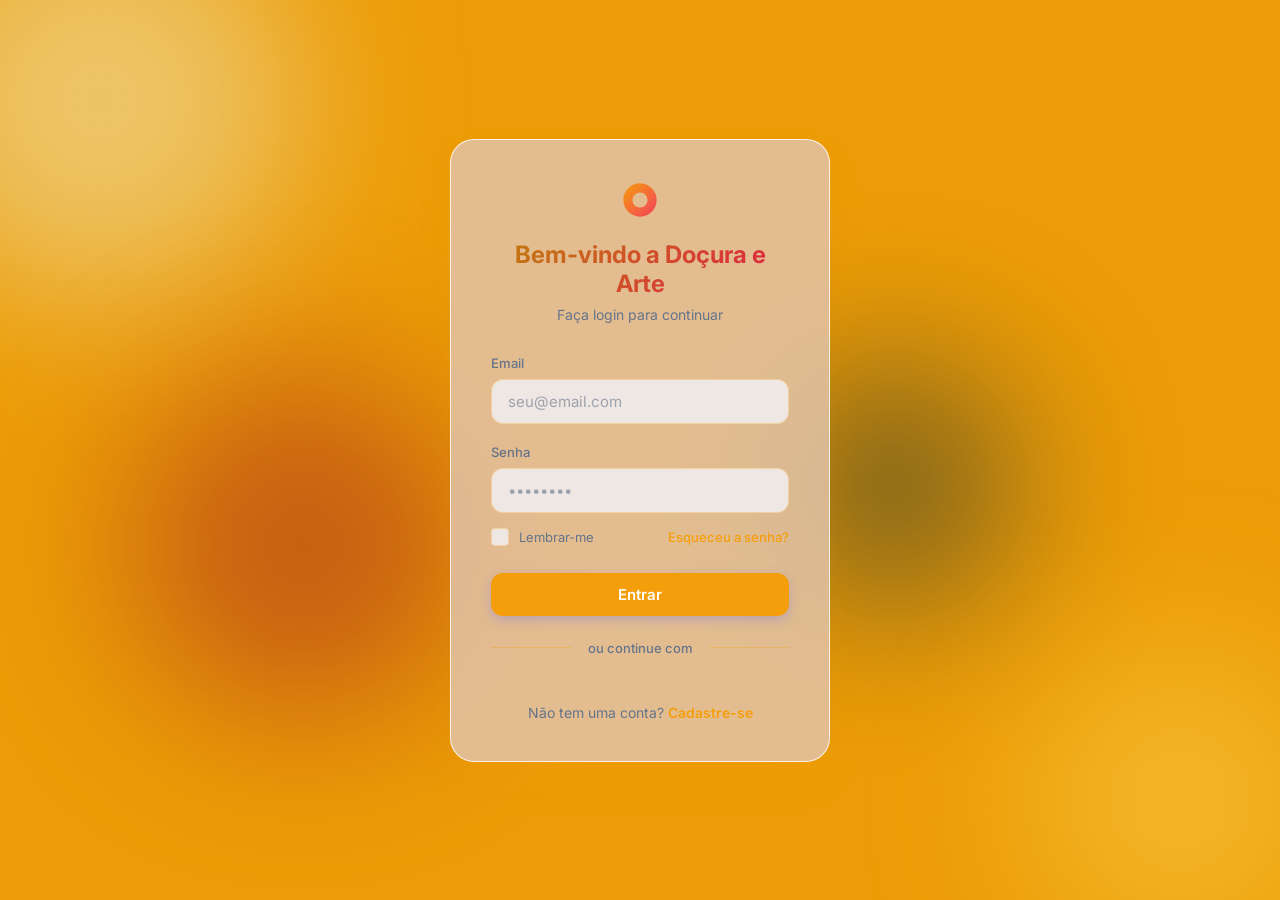
<file: index.html>
<!DOCTYPE html>
<html lang="pt-BR">
<head>
    <meta charset="UTF-8">
    <meta name="viewport" content="width=device-width, initial-scale=1.0">
    <title>Login Exclusivo</title>
    <link rel="stylesheet" href="style.css">
    <!-- Google Fonts -->
    <link rel="preconnect" href="https://fonts.googleapis.com">
    <link rel="preconnect" href="https://fonts.gstatic.com" crossorigin>
    <link href="https://fonts.googleapis.com/css2?family=Inter:wght@300;400;500;600;700&display=swap" rel="stylesheet">
    <!-- Google Identity Services -->
    <script src="https://accounts.google.com/gsi/client" async defer></script>
</head>
<body>
    <div class="background-bubbles">
        <div class="bubble"></div>
        <div class="bubble"></div>
        <div class="bubble"></div>
        <div class="bubble"></div>
    </div>
    
    <div class="login-container">
        <div class="login-card">
            <div class="logo-area">
                <svg width="40" height="40" viewBox="0 0 24 24" fill="none" xmlns="http://www.w3.org/2000/svg">
                    <path fill-rule="evenodd" clip-rule="evenodd" d="M12 22C17.5228 22 22 17.5228 22 12C22 6.47715 17.5228 2 12 2C6.47715 2 2 6.47715 2 12C2 17.5228 6.47715 22 12 22ZM12 16.5C14.4853 16.5 16.5 14.4853 16.5 12C16.5 9.51472 14.4853 7.5 12 7.5C9.51472 7.5 7.5 9.51472 7.5 12C7.5 14.4853 9.51472 16.5 12 16.5Z" fill="url(#paint0_linear)"/>
                    <defs>
                        <linearGradient id="paint0_linear" x1="2" y1="2" x2="22" y2="22" gradientUnits="userSpaceOnUse">
                            <stop stop-color="#F59E0B"/>
                            <stop offset="1" stop-color="#F43F5E"/>
                        </linearGradient>
                    </defs>
                </svg>
                <h2>Bem-vindo a Doçura e Arte</h2>
                <p>Faça login para continuar</p>
            </div>

            <form id="loginForm" class="login-form">
                <div class="input-group">
                    <label for="email">Email</label>
                    <input type="email" id="email" placeholder="seu@email.com" autocomplete="email" required>
                </div>
                <div class="input-group">
                    <label for="password">Senha</label>
                    <input type="password" id="password" placeholder="••••••••" autocomplete="current-password" required>
                </div>
                <div class="options-group">
                    <label class="checkbox-container">
                        <input type="checkbox" id="remember">
                        <span class="checkmark"></span>
                        Lembrar-me
                    </label>
                    <a href="#" class="forgot-password">Esqueceu a senha?</a>
                </div>
                <button type="submit" class="btn-primary">Entrar</button>
            </form>

            <div class="divider">
                <span>ou continue com</span>
            </div>

            <div class="google-login-wrapper">
                <!-- Fallback Button for visual presentation se o Client ID não for providenciado -->
                <button id="customGoogleBtn" class="btn-google" type="button" style="display:none;">
                    <svg viewBox="0 0 24 24" width="24" height="24" xmlns="http://www.w3.org/2000/svg">
                        <g transform="matrix(1, 0, 0, 1, 27.009001, -39.238998)">
                            <path fill="#4285F4" d="M -3.264,51.509 C -3.264,50.719 -3.334,49.969 -3.454,49.239 L -14.754,49.239 L -14.754,53.749 L -8.284,53.749 C -8.574,55.229 -9.424,56.479 -10.684,57.329 L -10.684,60.329 L -6.824,60.329 C -4.564,58.239 -3.264,55.159 -3.264,51.509 Z"/>
                            <path fill="#34A853" d="M -14.754,63.239 C -11.514,63.239 -8.804,62.159 -6.824,60.329 L -10.684,57.329 C -11.764,58.049 -13.134,58.489 -14.754,58.489 C -17.884,58.489 -20.534,56.379 -21.464,53.529 L -25.464,53.529 L -25.464,56.619 C -23.494,60.539 -19.444,63.239 -14.754,63.239 Z"/>
                            <path fill="#FBBC05" d="M -21.464,53.529 C -21.734,52.729 -21.864,51.879 -21.864,51.029 C -21.864,50.179 -21.724,49.329 -21.464,48.529 L -21.464,45.439 L -25.464,45.439 C -26.284,47.059 -26.754,48.969 -26.754,51.029 C -26.754,53.089 -26.284,54.999 -25.464,56.619 L -21.464,53.529 Z"/>
                            <path fill="#EA4335" d="M -14.754,43.569 C -12.984,43.569 -11.404,44.179 -10.154,45.369 L -6.724,41.939 C -8.804,39.999 -11.514,38.819 -14.754,38.819 C -19.444,38.819 -23.494,41.519 -25.464,45.439 L -21.464,48.529 C -20.534,45.679 -17.884,43.569 -14.754,43.569 Z"/>
                        </g>
                    </svg>
                    <span>Entrar com Google</span>
                </button>
                
                <!-- Divs Reais do Google para integração quando houver Client ID -->
                <div id="g_id_onload"
                     data-client_id="24318605718-sbtikiq99k8hg1eg30hagehr08gb805k.apps.googleusercontent.com"
                     data-context="signin"
                     data-ux_mode="popup"
                     data-callback="handleCredentialResponse"
                     data-auto_prompt="false">
                </div>
                <div class="g_id_signin"
                     data-type="standard"
                     data-shape="pill"
                     data-theme="outline"
                     data-text="signin_with"
                     data-size="large"
                     data-logo_alignment="left"
                     style="display:block;  margin: 0 auto; width: 100%;">
                </div>
            </div>

            <p class="signup-prompt">
                Não tem uma conta? <a href="#">Cadastre-se</a>
            </p>
        </div>
    </div>
    
    <script src="script.js"></script>
</body>
</html>
</file>
<file: style.css>
:root {
    --bg-color: #ec9c06; /* Fundo mais claro e aconchegante (Orange 50) */
    --card-bg: rgba(226, 195, 169, 0.85); /* Vidro branco bem claro e alegre */
    --text-main: #1e293b; /* Texto escuro para leitura no fundo claro */
    --text-muted: #64748b;
    --primary: #f59e0b; /* Laranja vibrante */
    --primary-hover: #d97706;
    --input-bg: rgba(241, 237, 237, 0.9);
    --input-border: rgba(245, 158, 11, 0.3);
    --input-focus: rgba(245, 158, 11, 0.6);
    --google-btn-bg: #be4a4a;
    --google-btn-text: #1e293b;
    --google-btn-hover: #f1f5f9;
}

* {
    margin: 0;
    padding: 0;
    box-sizing: border-box;
    font-family: 'Inter', sans-serif;
}

body {
    background-color: var(--bg-color);
    color: var(--text-main);
    min-height: 100vh;
    display: flex;
    justify-content: center;
    align-items: center;
    overflow: hidden;
    position: relative;
}

/* Bolhas de Fundo Animadas */
.background-bubbles {
    position: absolute;
    top: 0;
    left: 0;
    width: 100%;
    height: 100%;
    overflow: hidden;
    z-index: 0;
}

.bubble {
    position: absolute;
    border-radius: 50%;
    filter: blur(80px);
    opacity: 0.5;
    animation: float 10s infinite ease-in-out alternate;
}

.bubble:nth-child(1) {
    width: 400px;
    height: 400px;
    background: #eeedc7; /* Rosa Suave/Doce */
    top: -100px;
    left: -100px;
    animation-delay: 0s;
}

.bubble:nth-child(2) {
    width: 300px;
    height: 300px;
    background: #fcd34d; /* Amarelo Ensolarado */
    bottom: -50px;
    right: -50px;
    animation-delay: -2s;
    animation-duration: 12s;
}

.bubble:nth-child(3) {
    width: 250px;
    height: 250px;
    background: #062635; /* Azul Bebê */
    top: 40%;
    left: 60%;
    animation-delay: -5s;
    animation-duration: 8s;
}

.bubble:nth-child(4) {
    width: 350px;
    height: 350px;
    background: #a12121; /* Pink Pastel */
    bottom: 20%;
    left: 10%;
    animation-delay: -7s;
    animation-duration: 15s;
}

@keyframes float {
    0% { transform: translate(0, 0) scale(1); }
    100% { transform: translate(50px, 50px) scale(1.1); }
}

/* Container do Login */
.login-container {
    position: relative;
    z-index: 1;
    width: 100%;
    max-width: 420px;
    padding: 20px;
}

.login-card {
    background: var(--card-bg);
    backdrop-filter: blur(16px);
    -webkit-backdrop-filter: blur(16px);
    border: 1px solid rgba(255, 255, 255, 0.8);
    border-radius: 24px;
    padding: 40px;
    box-shadow: 0 20px 40px -10px rgba(245, 158, 11, 0.2); /* Sombra quente e leve */
    animation: slideUp 0.6s cubic-bezier(0.16, 1, 0.3, 1) both;
}

@keyframes slideUp {
    from { opacity: 0; transform: translateY(30px); }
    to { opacity: 1; transform: translateY(0); }
}

/* Cabecalho */
.logo-area {
    text-align: center;
    margin-bottom: 32px;
}

.logo-area svg {
    margin-bottom: 16px;
}

.logo-area h2 {
    font-size: 24px;
    font-weight: 700;
    margin-bottom: 8px;
    background: linear-gradient(135deg, #c07e0d 0%, #E11D48 100%); /* Laranja pro Rosa vibrante */
    -webkit-background-clip: text;
    background-clip: text;
    -webkit-text-fill-color: transparent;
}

.logo-area p {
    color: var(--text-muted);
    font-size: 14px;
}

/* Formulário */
.login-form {
    display: flex;
    flex-direction: column;
    gap: 20px;
}

.input-group {
    display: flex;
    flex-direction: column;
    gap: 8px;
}

.input-group label {
    font-size: 13px;
    font-weight: 500;
    color: var(--text-muted);
}

.input-group input {
    width: 100%;
    padding: 12px 16px;
    background: var(--input-bg);
    border: 1px solid var(--input-border);
    border-radius: 12px;
    color: var(--text-main);
    font-size: 15px;
    transition: all 0.3s ease;
    outline: none;
}

.input-group input:focus {
    border-color: var(--primary);
    box-shadow: 0 0 0 4px var(--input-focus);
}

.input-group input::placeholder {
    color: rgba(100, 116, 139, 0.6);
}

.options-group {
    display: flex;
    justify-content: space-between;
    align-items: center;
    margin-top: -4px;
}

/* Checkbox Customizado */
.checkbox-container {
    display: flex;
    align-items: center;
    position: relative;
    padding-left: 28px;
    cursor: pointer;
    font-size: 13px;
    color: var(--text-muted);
    user-select: none;
}

.checkbox-container input {
    position: absolute;
    opacity: 0;
    cursor: pointer;
    height: 0;
    width: 0;
}

.checkmark {
    position: absolute;
    top: 50%;
    left: 0;
    transform: translateY(-50%);
    height: 18px;
    width: 18px;
    background-color: var(--input-bg);
    border: 1px solid var(--input-border);
    border-radius: 4px;
    transition: all 0.3s ease;
}

.checkbox-container:hover input ~ .checkmark {
    border-color: var(--text-muted);
}

.checkbox-container input:checked ~ .checkmark {
    background-color: var(--primary);
    border-color: var(--primary);
}

.checkmark:after {
    content: "";
    position: absolute;
    display: none;
    left: 6px;
    top: 2px;
    width: 4px;
    height: 8px;
    border: solid white;
    border-width: 0 2px 2px 0;
    transform: rotate(45deg);
}

.checkbox-container input:checked ~ .checkmark:after {
    display: block;
}

.forgot-password {
    font-size: 13px;
    color: var(--primary);
    text-decoration: none;
    font-weight: 500;
    transition: color 0.3s ease;
}

.forgot-password:hover {
    color: #818cf8;
    text-decoration: underline;
}

/* Botoes */
.btn-primary {
    width: 100%;
    padding: 12px;
    background: var(--primary);
    color: white;
    border: none;
    border-radius: 12px;
    font-size: 15px;
    font-weight: 600;
    cursor: pointer;
    transition: all 0.3s ease;
    margin-top: 8px;
    box-shadow: 0 4px 12px rgba(99, 102, 241, 0.3);
}

.btn-primary:hover {
    background: var(--primary-hover);
    transform: translateY(-2px);
    box-shadow: 0 6px 16px rgba(99, 102, 241, 0.4);
}

.btn-primary:active {
    transform: translateY(0);
}

/* Divisor */
.divider {
    display: flex;
    align-items: center;
    text-align: center;
    margin: 24px 0;
}

.divider::before,
.divider::after {
    content: '';
    flex: 1;
    border-bottom: 1px solid var(--input-border);
}

.divider span {
    padding: 0 16px;
    color: var(--text-muted);
    font-size: 13px;
    font-weight: 500;
}

/* Google Login Button */
.google-login-wrapper {
    display: flex;
    justify-content: center;
    width: 100%;
}

.btn-google {
    display: flex;
    align-items: center;
    justify-content: center;
    gap: 12px;
    width: 100%;
    padding: 12px;
    background: var(--google-btn-bg);
    color: var(--google-btn-text);
    border: 1px solid #cbd5e1; /* Borda visível no Light Mode */
    border-radius: 12px;
    font-size: 15px;
    font-weight: 600;
    cursor: pointer;
    transition: all 0.3s ease;
}

.btn-google:hover {
    background: var(--google-btn-hover);
    transform: translateY(-2px);
    box-shadow: 0 4px 12px rgba(0, 0, 0, 0.1);
}

.btn-google:active {
    transform: translateY(0);
}

/* Rodapé */
.signup-prompt {
    text-align: center;
    margin-top: 24px;
    font-size: 14px;
    color: var(--text-muted);
}

.signup-prompt a {
    color: var(--primary);
    text-decoration: none;
    font-weight: 600;
    transition: color 0.3s ease;
}

.signup-prompt a:hover {
    color: #818cf8;
    text-decoration: underline;
}

/* Tabela Responsividade */
@media (max-width: 480px) {
    .login-card {
        padding: 30px 20px;
    }
}
</file>
